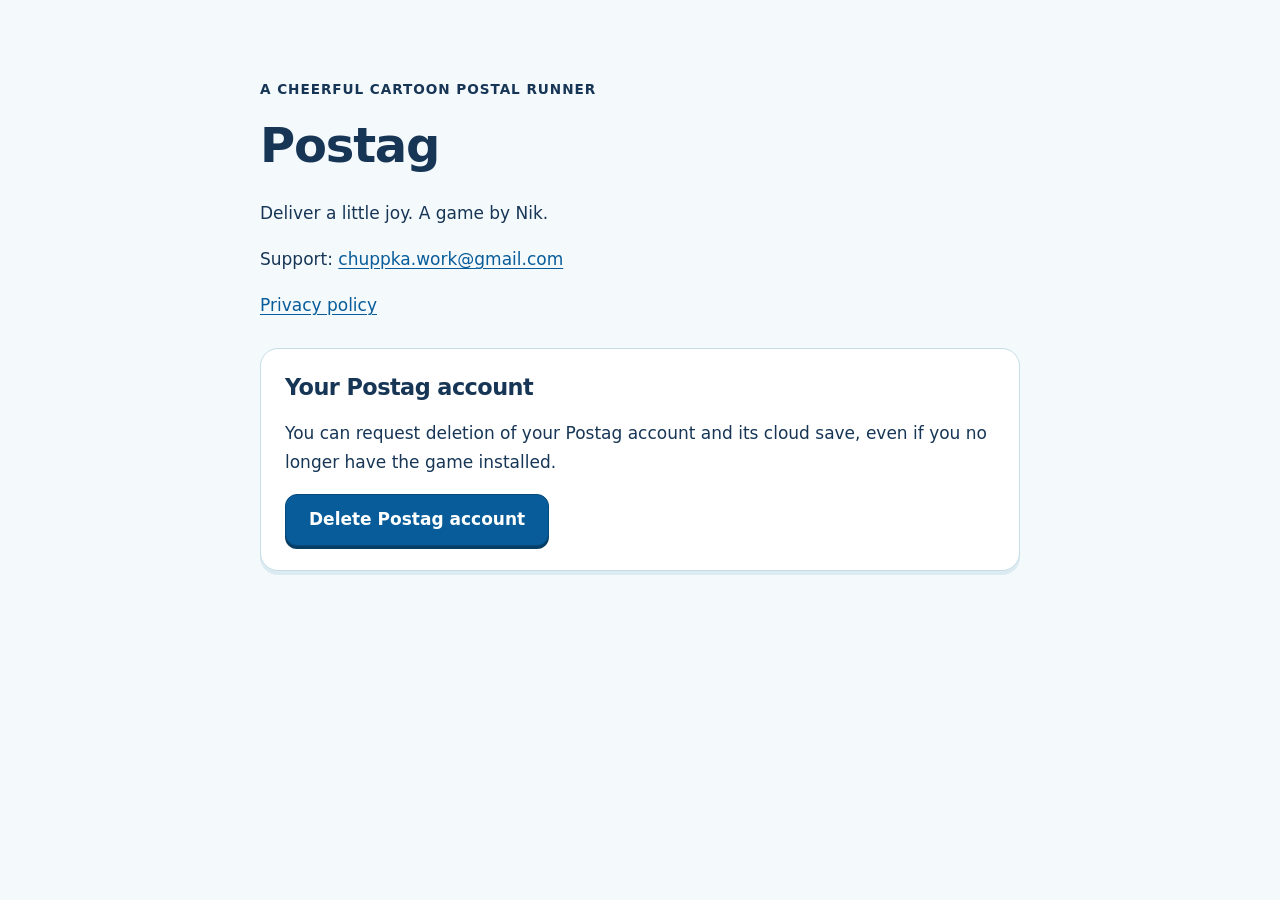
<file: index.html>
<!doctype html>
<html lang="en">
<head>
  <meta charset="utf-8">
  <meta name="viewport" content="width=device-width,initial-scale=1">
  <meta name="description" content="Postag — a cheerful cartoon postal runner by Nik. Support, privacy and account deletion.">
  <title>Postag</title>
  <link rel="stylesheet" href="site.css">
</head>
<body>
  <main>
    <p class="eyebrow">A cheerful cartoon postal runner</p>
    <h1>Postag</h1>
    <p>Deliver a little joy. A game by Nik.</p>
    <p>Support: <a href="mailto:chuppka.work@gmail.com">chuppka.work@gmail.com</a></p>
    <p><a href="privacy.html">Privacy policy</a></p>
    <section class="notice" aria-labelledby="delete-heading">
      <h2 id="delete-heading">Your Postag account</h2>
      <p>You can request deletion of your Postag account and its cloud save, even if you no longer have the game installed.</p>
      <a class="button" href="delete-account.html">Delete Postag account</a>
    </section>
  </main>
</body>
</html>
</file>
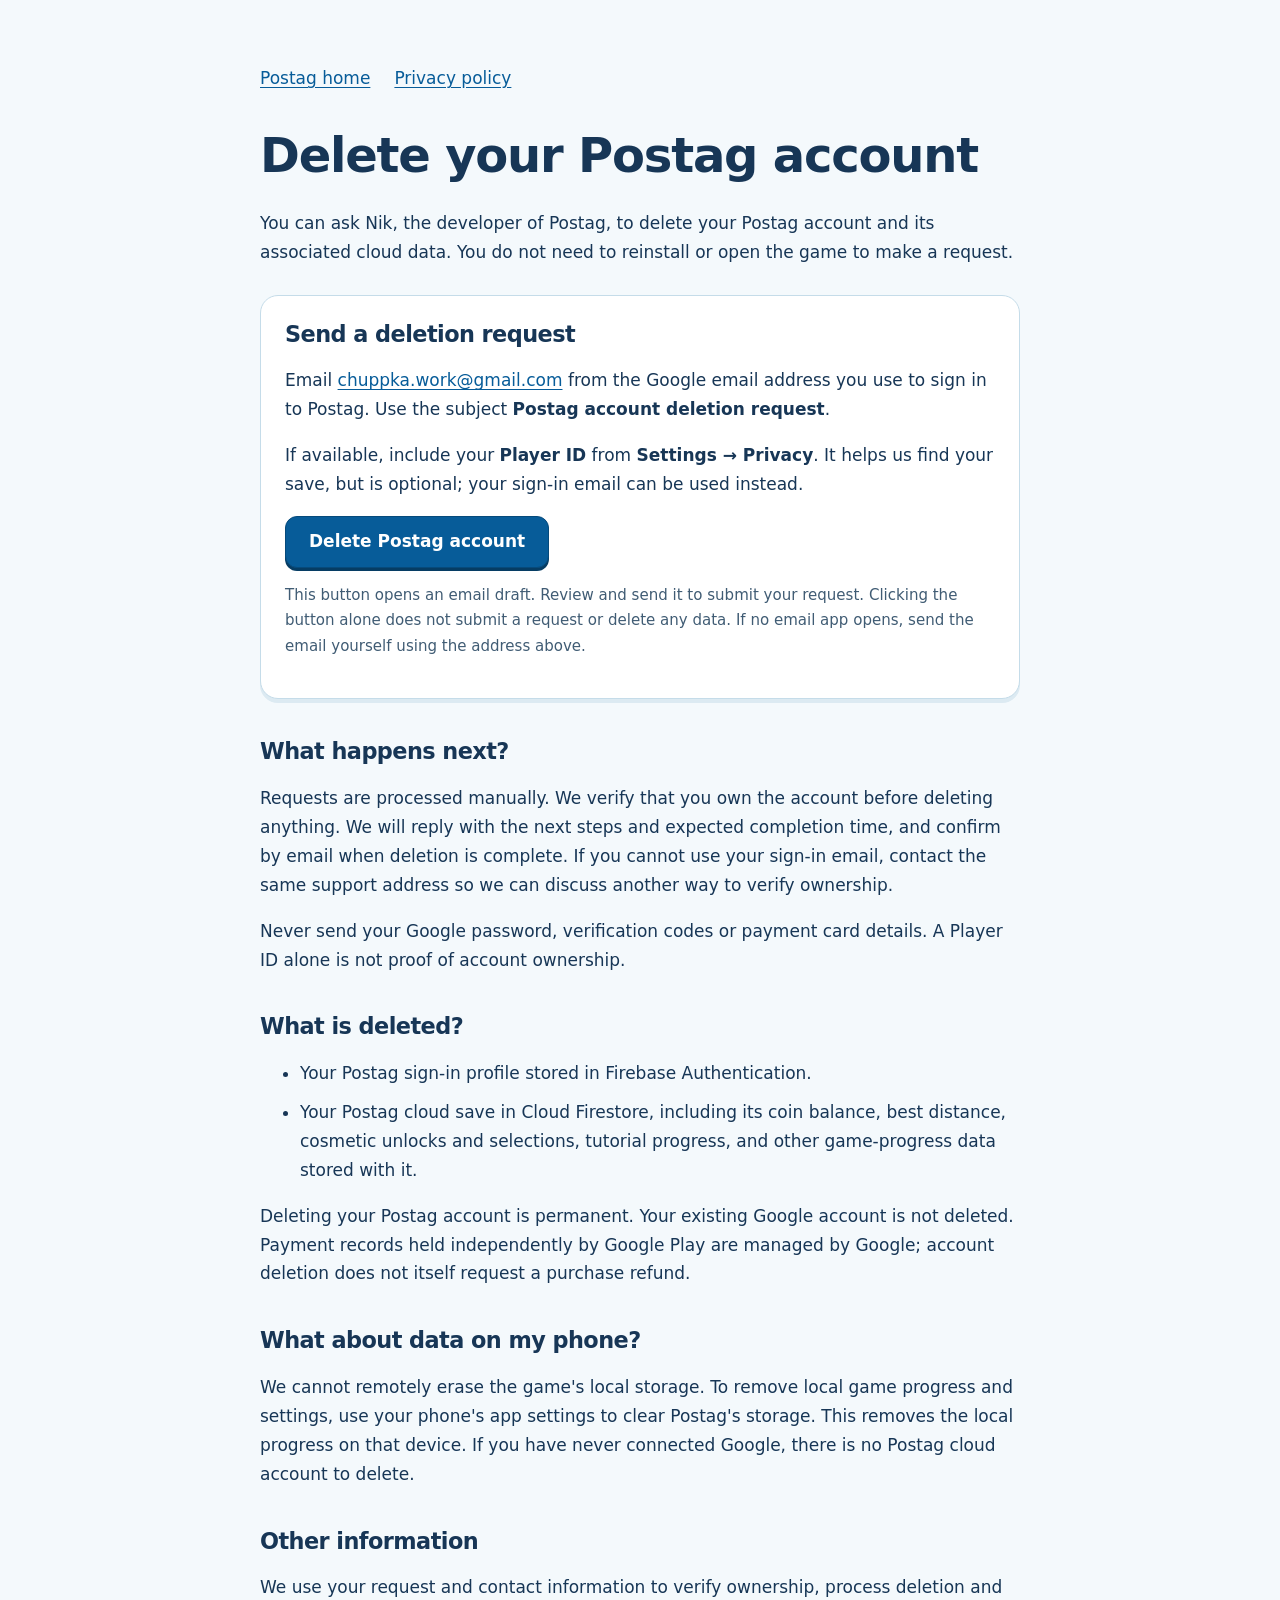
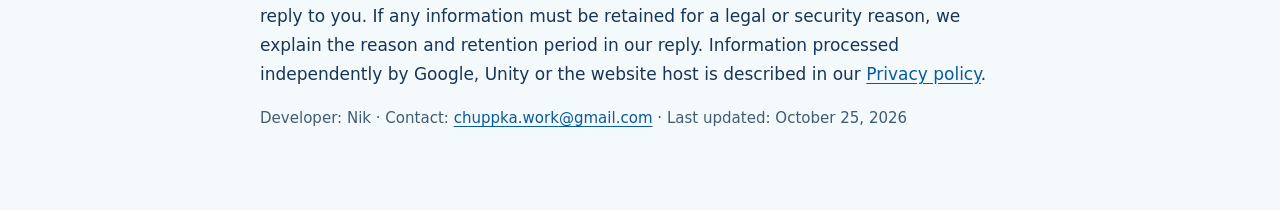
<file: delete-account.html>
<!doctype html>
<html lang="en">
<head>
  <meta charset="utf-8">
  <meta name="viewport" content="width=device-width,initial-scale=1">
  <meta name="description" content="Request deletion of your Postag account and cloud save. No game installation is required.">
  <title>Postag — Delete account</title>
  <link rel="stylesheet" href="site.css">
</head>
<body>
  <nav aria-label="Site navigation"><a href="index.html">Postag home</a><a href="privacy.html">Privacy policy</a></nav>
  <main>
    <h1>Delete your Postag account</h1>
    <p>You can ask Nik, the developer of Postag, to delete your Postag account and its associated cloud data. You do not need to reinstall or open the game to make a request.</p>
    <section class="notice" aria-labelledby="request-heading">
      <h2 id="request-heading">Send a deletion request</h2>
      <p>Email <a href="mailto:chuppka.work@gmail.com">chuppka.work@gmail.com</a> from the Google email address you use to sign in to Postag. Use the subject <strong>Postag account deletion request</strong>.</p>
      <p>If available, include your <strong>Player ID</strong> from <strong>Settings → Privacy</strong>. It helps us find your save, but is optional; your sign-in email can be used instead.</p>
      <a class="button" href="mailto:chuppka.work@gmail.com?subject=Postag%20account%20deletion%20request&amp;body=Hello%20Nik%2C%0D%0A%0D%0APlease%20delete%20my%20Postag%20account%20and%20its%20associated%20cloud%20data.%0D%0A%0D%0AGoogle%20email%20used%20to%20sign%20in%20to%20Postag%3A%20%0D%0APlayer%20ID%20%28optional%29%3A%20%0D%0A%0D%0AI%20understand%20that%20this%20request%20will%20be%20handled%20manually%20after%20account%20ownership%20is%20verified.%0D%0A">Delete Postag account</a>
      <p class="muted">This button opens an email draft. Review and send it to submit your request. Clicking the button alone does not submit a request or delete any data. If no email app opens, send the email yourself using the address above.</p>
    </section>
    <h2>What happens next?</h2>
    <p>Requests are processed manually. We verify that you own the account before deleting anything. We will reply with the next steps and expected completion time, and confirm by email when deletion is complete. If you cannot use your sign-in email, contact the same support address so we can discuss another way to verify ownership.</p>
    <p>Never send your Google password, verification codes or payment card details. A Player ID alone is not proof of account ownership.</p>
    <h2>What is deleted?</h2>
    <ul>
      <li>Your Postag sign-in profile stored in Firebase Authentication.</li>
      <li>Your Postag cloud save in Cloud Firestore, including its coin balance, best distance, cosmetic unlocks and selections, tutorial progress, and other game-progress data stored with it.</li>
    </ul>
    <p>Deleting your Postag account is permanent. Your existing Google account is not deleted. Payment records held independently by Google Play are managed by Google; account deletion does not itself request a purchase refund.</p>
    <h2>What about data on my phone?</h2>
    <p>We cannot remotely erase the game's local storage. To remove local game progress and settings, use your phone's app settings to clear Postag's storage. This removes the local progress on that device. If you have never connected Google, there is no Postag cloud account to delete.</p>
    <h2>Other information</h2>
    <p>We use your request and contact information to verify ownership, process deletion and reply to you. If any information must be retained for a legal or security reason, we explain the reason and retention period in our reply. Information processed independently by Google, Unity or the website host is described in our <a href="privacy.html">Privacy policy</a>.</p>
    <p class="muted">Developer: Nik · Contact: <a href="mailto:chuppka.work@gmail.com">chuppka.work@gmail.com</a> · Last updated: October 25, 2026</p>
  </main>
</body>
</html>
</file>
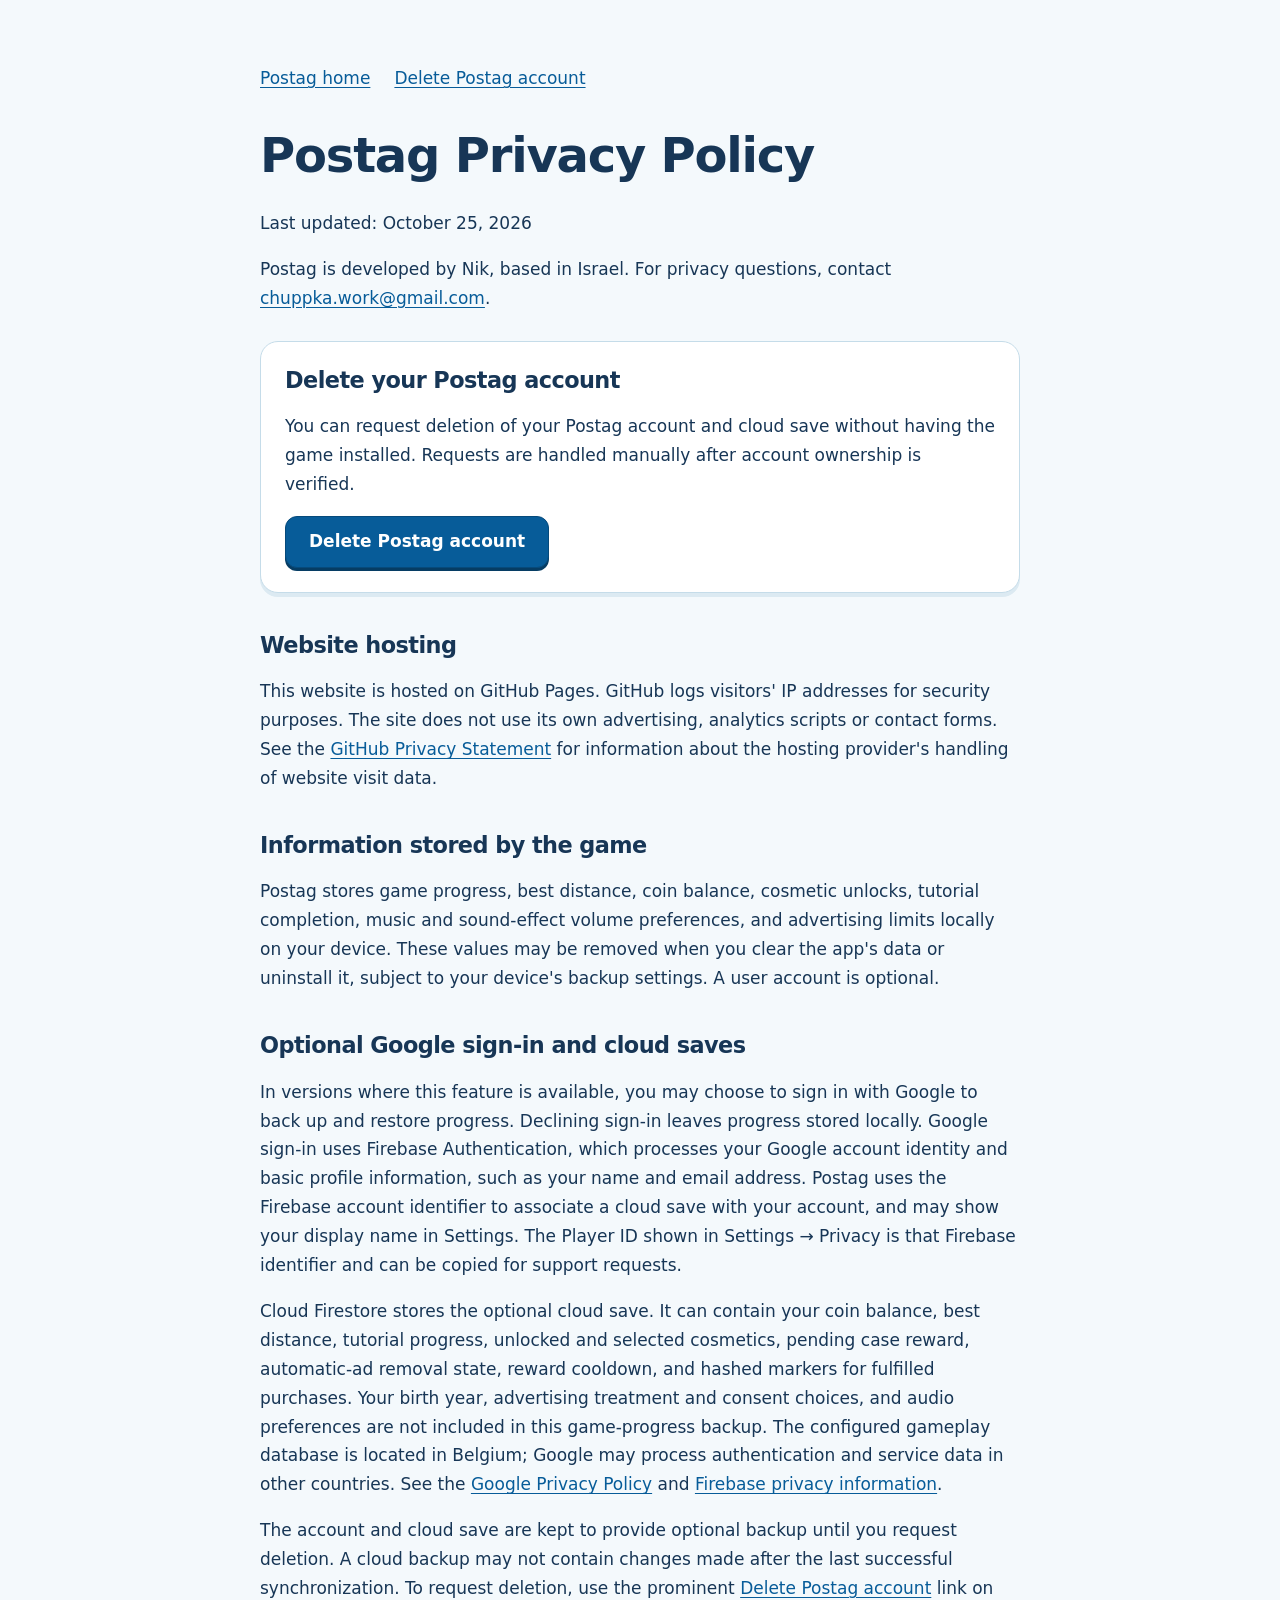
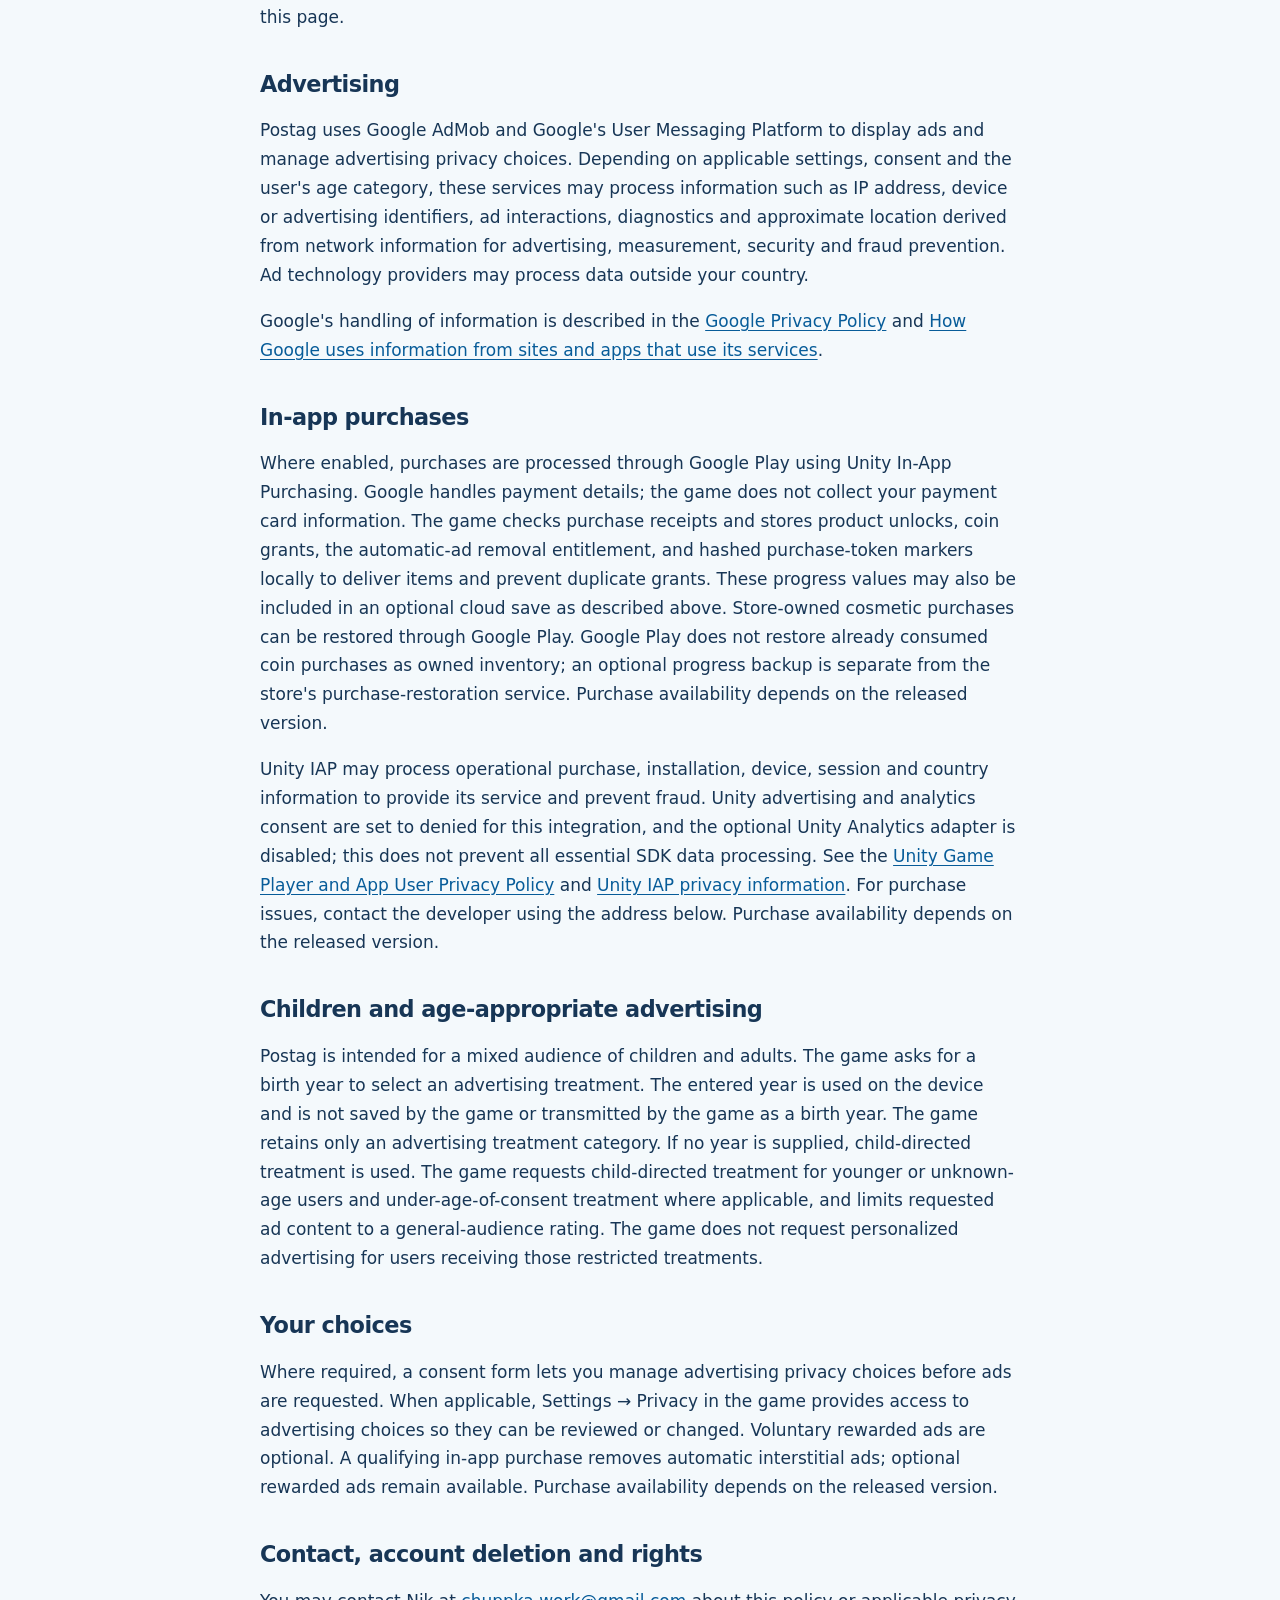
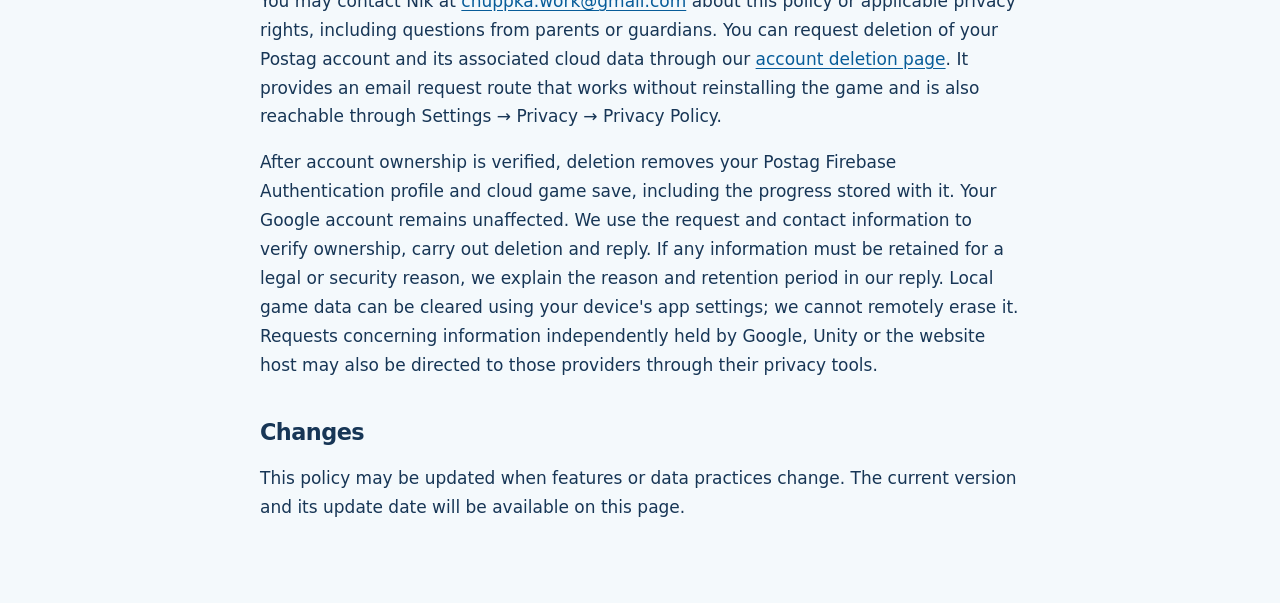
<file: privacy.html>
<!doctype html>
<html lang="en"><head><meta charset="utf-8"><meta name="viewport" content="width=device-width,initial-scale=1"><title>Postag — Privacy Policy</title><link rel="stylesheet" href="site.css"></head><body>
<nav aria-label="Site navigation"><a href="index.html">Postag home</a><a href="delete-account.html">Delete Postag account</a></nav>
<main>
<h1>Postag Privacy Policy</h1><p>Last updated: October 25, 2026</p>
<p>Postag is developed by Nik, based in Israel. For privacy questions, contact <a href="mailto:chuppka.work@gmail.com">chuppka.work@gmail.com</a>.</p>
<section class="notice" id="account-deletion" aria-labelledby="delete-heading"><h2 id="delete-heading">Delete your Postag account</h2><p>You can request deletion of your Postag account and cloud save without having the game installed. Requests are handled manually after account ownership is verified.</p><a class="button" href="delete-account.html">Delete Postag account</a></section>
<h2>Website hosting</h2><p>This website is hosted on GitHub Pages. GitHub logs visitors' IP addresses for security purposes. The site does not use its own advertising, analytics scripts or contact forms. See the <a href="https://docs.github.com/en/site-policy/privacy-policies/github-general-privacy-statement">GitHub Privacy Statement</a> for information about the hosting provider's handling of website visit data.</p>
<h2>Information stored by the game</h2><p>Postag stores game progress, best distance, coin balance, cosmetic unlocks, tutorial completion, music and sound-effect volume preferences, and advertising limits locally on your device. These values may be removed when you clear the app's data or uninstall it, subject to your device's backup settings. A user account is optional.</p>
<h2>Optional Google sign-in and cloud saves</h2><p>In versions where this feature is available, you may choose to sign in with Google to back up and restore progress. Declining sign-in leaves progress stored locally. Google sign-in uses Firebase Authentication, which processes your Google account identity and basic profile information, such as your name and email address. Postag uses the Firebase account identifier to associate a cloud save with your account, and may show your display name in Settings. The Player ID shown in Settings → Privacy is that Firebase identifier and can be copied for support requests.</p>
<p>Cloud Firestore stores the optional cloud save. It can contain your coin balance, best distance, tutorial progress, unlocked and selected cosmetics, pending case reward, automatic-ad removal state, reward cooldown, and hashed markers for fulfilled purchases. Your birth year, advertising treatment and consent choices, and audio preferences are not included in this game-progress backup. The configured gameplay database is located in Belgium; Google may process authentication and service data in other countries. See the <a href="https://policies.google.com/privacy">Google Privacy Policy</a> and <a href="https://firebase.google.com/support/privacy">Firebase privacy information</a>.</p>
<p>The account and cloud save are kept to provide optional backup until you request deletion. A cloud backup may not contain changes made after the last successful synchronization. To request deletion, use the prominent <a href="delete-account.html">Delete Postag account</a> link on this page.</p>
<h2>Advertising</h2><p>Postag uses Google AdMob and Google's User Messaging Platform to display ads and manage advertising privacy choices. Depending on applicable settings, consent and the user's age category, these services may process information such as IP address, device or advertising identifiers, ad interactions, diagnostics and approximate location derived from network information for advertising, measurement, security and fraud prevention. Ad technology providers may process data outside your country.</p>
<p>Google's handling of information is described in the <a href="https://policies.google.com/privacy">Google Privacy Policy</a> and <a href="https://policies.google.com/technologies/partner-sites">How Google uses information from sites and apps that use its services</a>.</p>
<h2>In-app purchases</h2><p>Where enabled, purchases are processed through Google Play using Unity In-App Purchasing. Google handles payment details; the game does not collect your payment card information. The game checks purchase receipts and stores product unlocks, coin grants, the automatic-ad removal entitlement, and hashed purchase-token markers locally to deliver items and prevent duplicate grants. These progress values may also be included in an optional cloud save as described above. Store-owned cosmetic purchases can be restored through Google Play. Google Play does not restore already consumed coin purchases as owned inventory; an optional progress backup is separate from the store's purchase-restoration service. Purchase availability depends on the released version.</p>
<p>Unity IAP may process operational purchase, installation, device, session and country information to provide its service and prevent fraud. Unity advertising and analytics consent are set to denied for this integration, and the optional Unity Analytics adapter is disabled; this does not prevent all essential SDK data processing. See the <a href="https://unity.com/legal/game-player-and-app-user-privacy-policy">Unity Game Player and App User Privacy Policy</a> and <a href="https://docs.unity.com/en-us/iap/privacy-and-consent/overview">Unity IAP privacy information</a>. For purchase issues, contact the developer using the address below. Purchase availability depends on the released version.</p>
<h2>Children and age-appropriate advertising</h2><p>Postag is intended for a mixed audience of children and adults. The game asks for a birth year to select an advertising treatment. The entered year is used on the device and is not saved by the game or transmitted by the game as a birth year. The game retains only an advertising treatment category. If no year is supplied, child-directed treatment is used. The game requests child-directed treatment for younger or unknown-age users and under-age-of-consent treatment where applicable, and limits requested ad content to a general-audience rating. The game does not request personalized advertising for users receiving those restricted treatments.</p>
<h2>Your choices</h2><p>Where required, a consent form lets you manage advertising privacy choices before ads are requested. When applicable, Settings → Privacy in the game provides access to advertising choices so they can be reviewed or changed. Voluntary rewarded ads are optional. A qualifying in-app purchase removes automatic interstitial ads; optional rewarded ads remain available. Purchase availability depends on the released version.</p>
<h2>Contact, account deletion and rights</h2><p>You may contact Nik at <a href="mailto:chuppka.work@gmail.com">chuppka.work@gmail.com</a> about this policy or applicable privacy rights, including questions from parents or guardians. You can request deletion of your Postag account and its associated cloud data through our <a href="delete-account.html">account deletion page</a>. It provides an email request route that works without reinstalling the game and is also reachable through Settings → Privacy → Privacy Policy.</p>
<p>After account ownership is verified, deletion removes your Postag Firebase Authentication profile and cloud game save, including the progress stored with it. Your Google account remains unaffected. We use the request and contact information to verify ownership, carry out deletion and reply. If any information must be retained for a legal or security reason, we explain the reason and retention period in our reply. Local game data can be cleared using your device's app settings; we cannot remotely erase it. Requests concerning information independently held by Google, Unity or the website host may also be directed to those providers through their privacy tools.</p>
<h2>Changes</h2><p>This policy may be updated when features or data practices change. The current version and its update date will be available on this page.</p>
</main></body></html>
</file>
<file: site.css>
:root{color-scheme:light;--ink:#173656;--link:#075c99;--paper:#fff;--line:#c5dce9}
*{box-sizing:border-box}
body{font:17px/1.7 system-ui,-apple-system,BlinkMacSystemFont,"Segoe UI",sans-serif;max-width:808px;margin:40px auto;padding:24px;color:var(--ink);background:#f4f9fc;overflow-wrap:anywhere}
h1,h2{line-height:1.25;letter-spacing:-.025em}
h1{font-size:clamp(2rem,7vw,3rem);margin:.3em 0 .5em}
h2{font-size:1.4rem;margin-top:1.7em}
a{color:var(--link);text-underline-offset:.18em}
a:hover{text-decoration-thickness:2px}
a:focus-visible{outline:3px solid #d97706;outline-offset:5px;border-radius:4px}
nav{display:flex;gap:12px 24px;flex-wrap:wrap;margin-bottom:32px}
.eyebrow{font-size:.85rem;font-weight:700;letter-spacing:.07em;text-transform:uppercase}
.notice{border:1px solid var(--line);border-radius:18px;padding:24px;margin:28px 0;background:var(--paper);box-shadow:0 4px 0 #dceaf2}
.notice h2{margin-top:0}
.button{display:inline-block;max-width:100%;padding:13px 23px;border-radius:12px;border:1px solid #064a7b;background:#075c99;color:white;font-weight:700;line-height:1.4;text-decoration:none;text-align:center;box-shadow:0 3px 0 #063d64}
.button:hover{background:#064a7b}
.button:active{transform:translateY(1px);box-shadow:0 2px 0 #063d64}
.muted{font-size:.94rem;color:#405c74}
li+li{margin-top:10px}
code{font-size:.92em;background:#e7f0f6;padding:.1em .3em;border-radius:4px}
@media(max-width:480px){body{margin:12px auto;padding:20px;font-size:16px}.notice{padding:20px}.button{width:100%}nav{margin-bottom:24px}}
</file>
